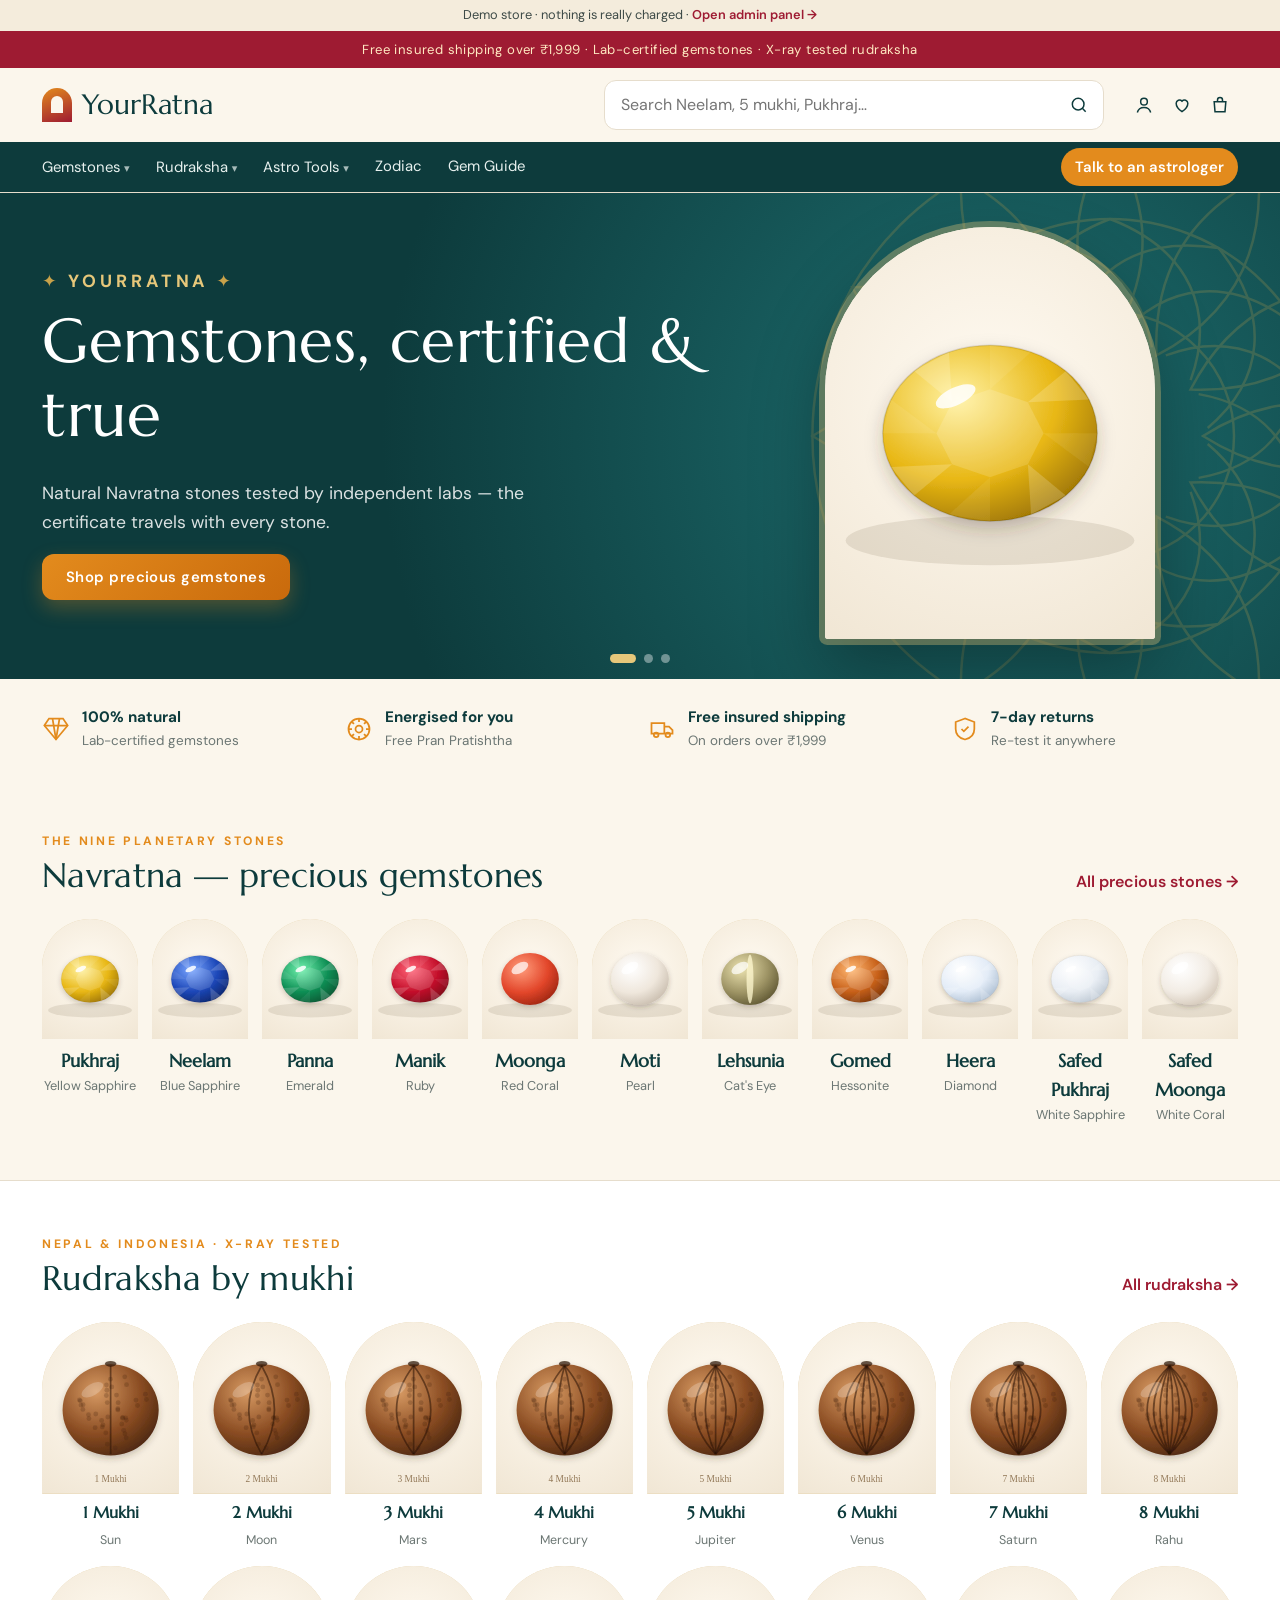
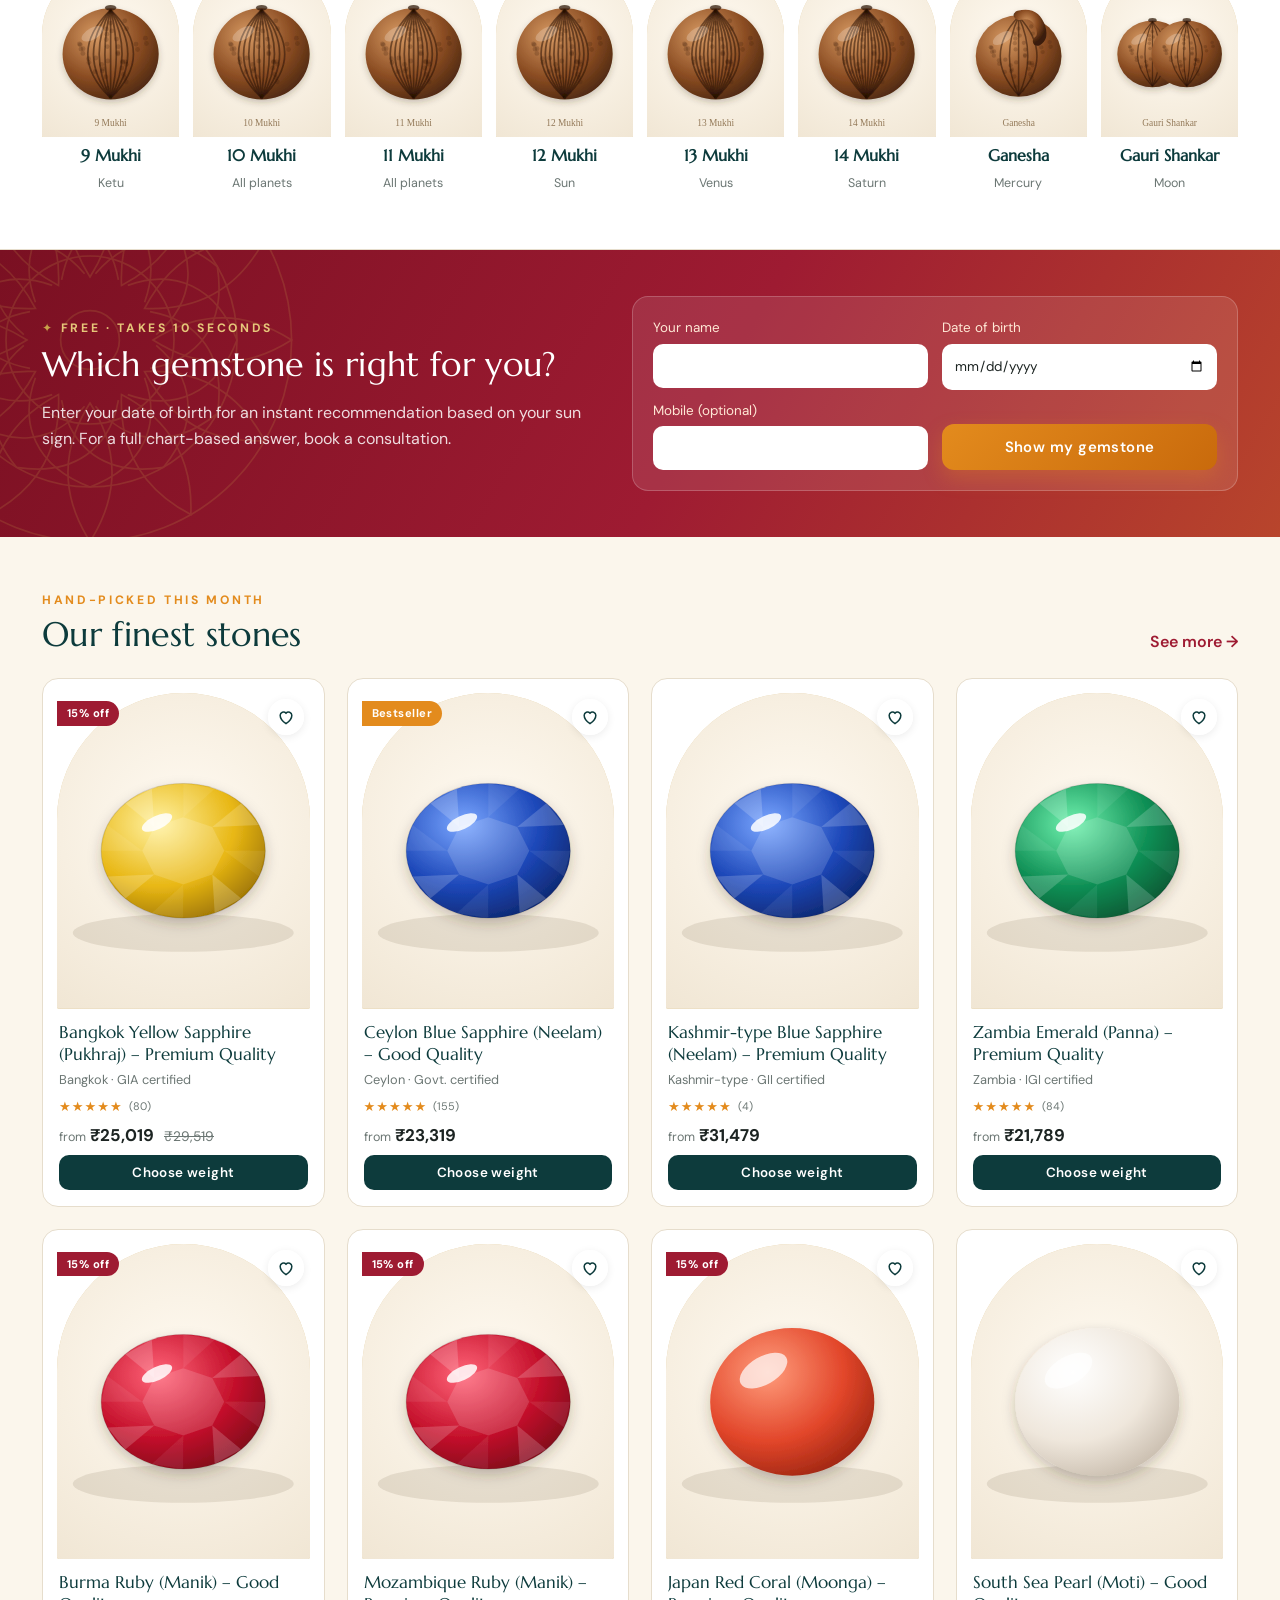
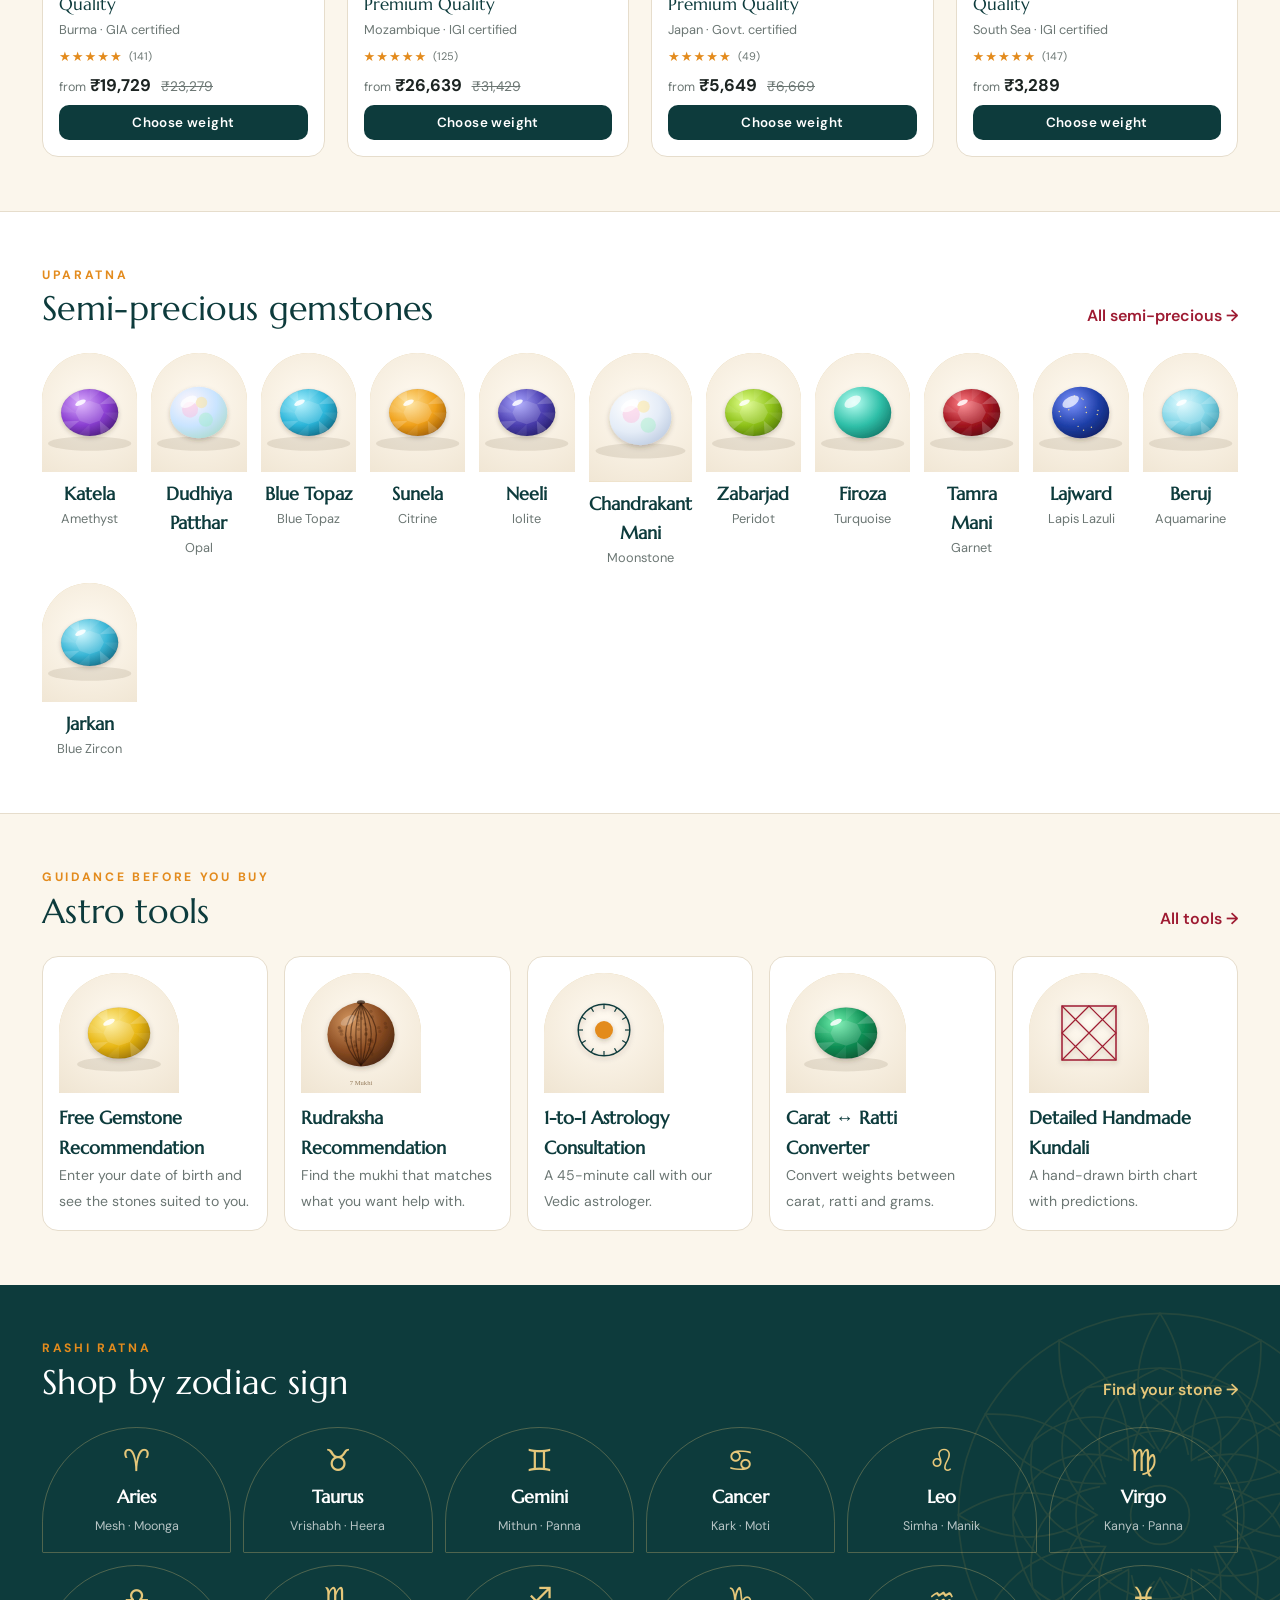
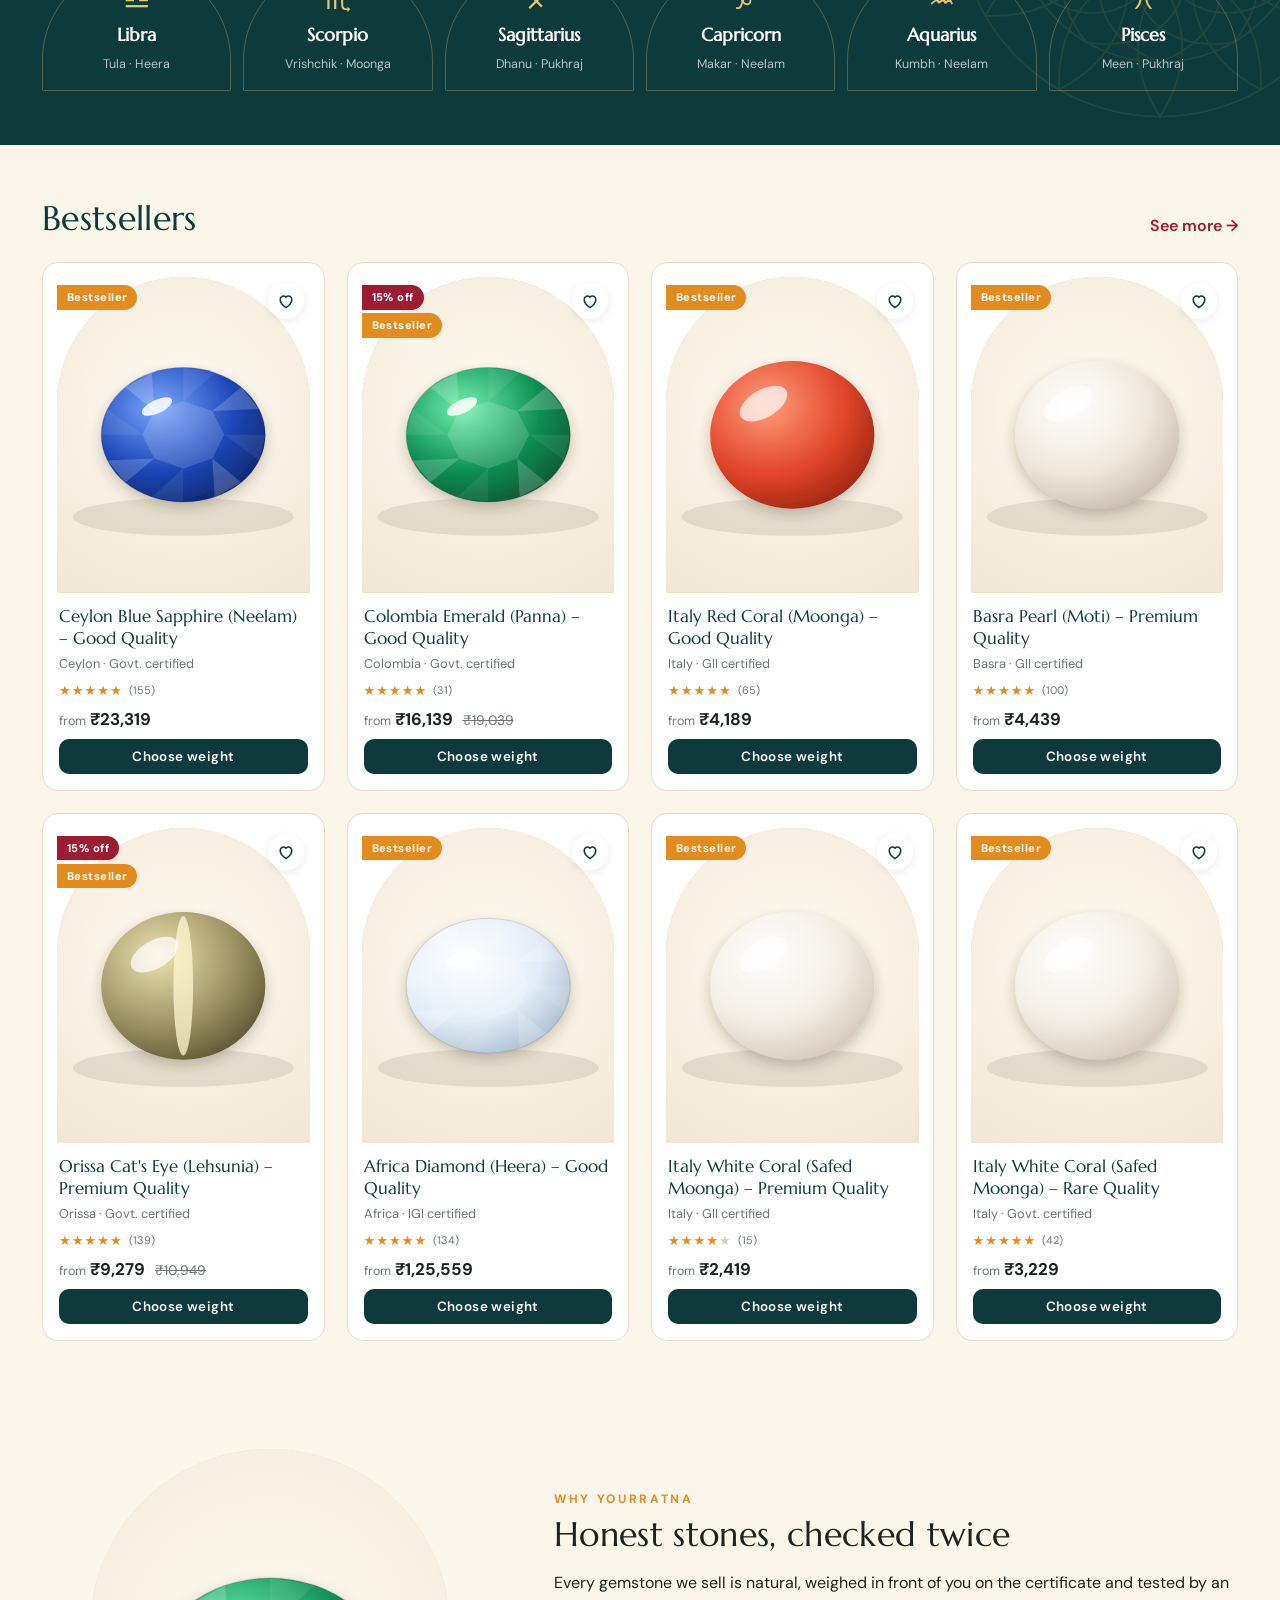
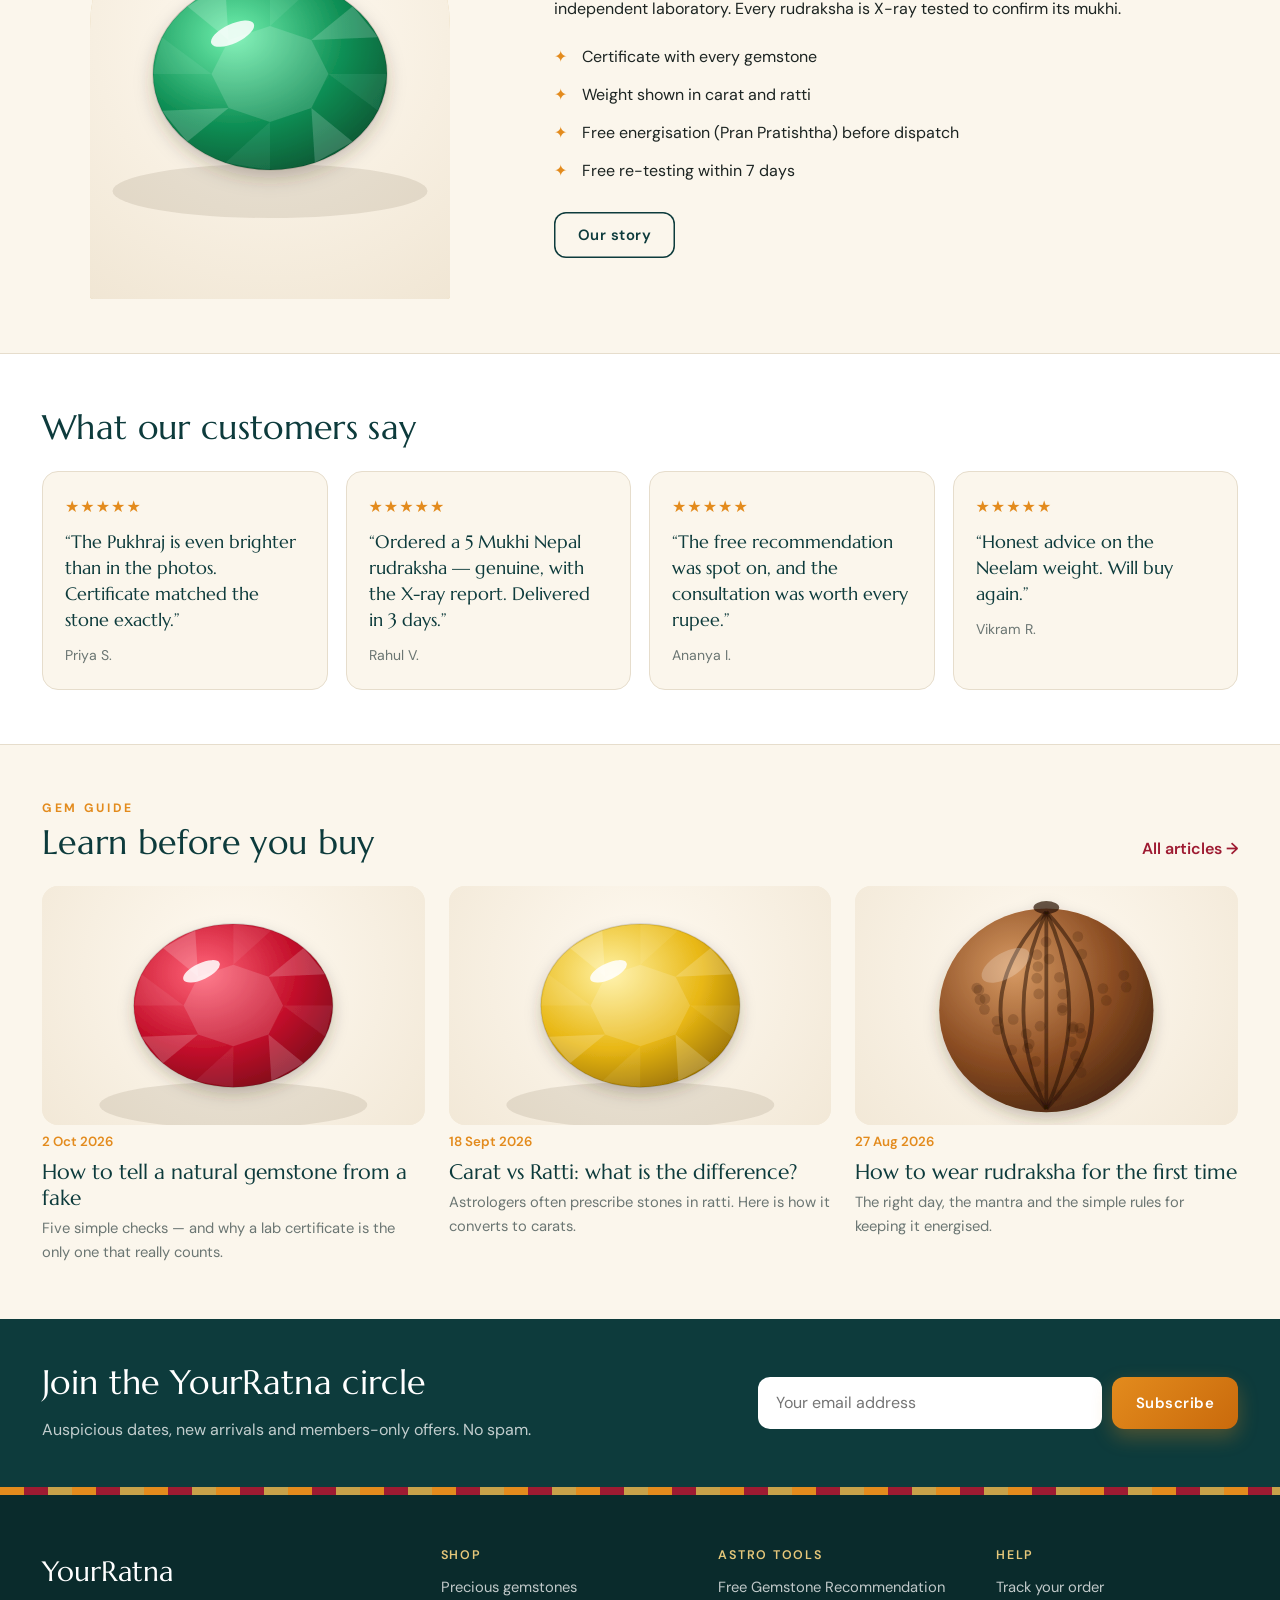
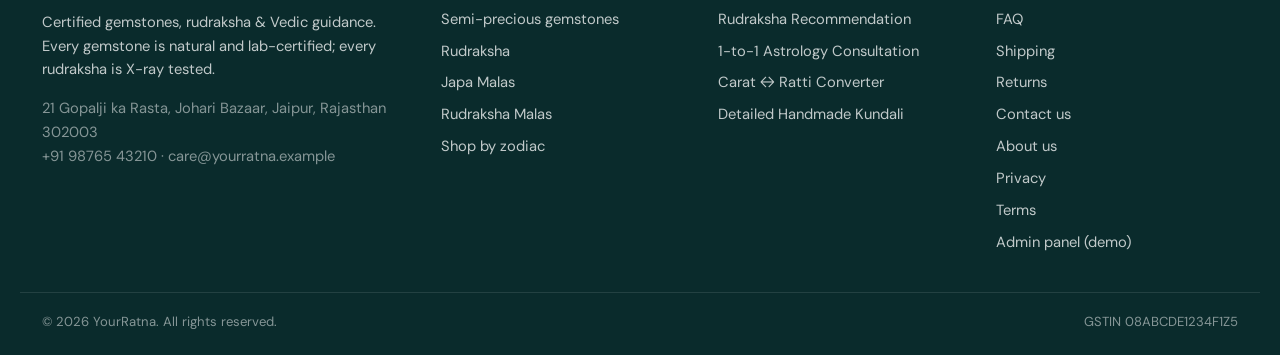
<file: index.html>
<!doctype html>
<html lang="en">
<head>
<meta charset="utf-8">
<meta name="viewport" content="width=device-width, initial-scale=1">
<title>YourRatna — Certified Gemstones, Rudraksha &amp; Vedic Guidance (Demo)</title>
<meta name="description" content="Demo store: certified gemstones, rudraksha, japa malas and astro tools, with a full admin panel.">
<meta name="theme-color" content="#0d3b3c">
<link rel="icon" href="data:image/svg+xml,%3Csvg xmlns='http://www.w3.org/2000/svg' viewBox='0 0 32 32'%3E%3Cpath d='M16 3 27 12 16 29 5 12Z' fill='%23e38b1d'/%3E%3C/svg%3E">
<link rel="preconnect" href="https://fonts.googleapis.com">
<link rel="preconnect" href="https://fonts.gstatic.com" crossorigin>
<link href="https://fonts.googleapis.com/css2?family=Marcellus&family=DM+Sans:wght@400;500;600;700&display=swap" rel="stylesheet">
<link rel="stylesheet" href="css/store.css?v=2">
</head>
<body>
<div class="demo-ribbon">Demo store · nothing is really charged · <a href="admin/">Open admin panel →</a></div>
<div id="announce" class="announce"></div>
<header class="hdr" id="hdr"></header>
<main id="app" tabindex="-1"></main>
<footer class="ftr" id="ftr"></footer>
<aside class="drawer" id="drawer" aria-hidden="true"></aside>
<div class="scrim" id="scrim"></div>
<div class="toast" id="toast" role="status"></div>
<div class="modal" id="modal" aria-hidden="true"></div>
<script type="module" src="js/store.js?v=2"></script>
</body>
</html>
</file>
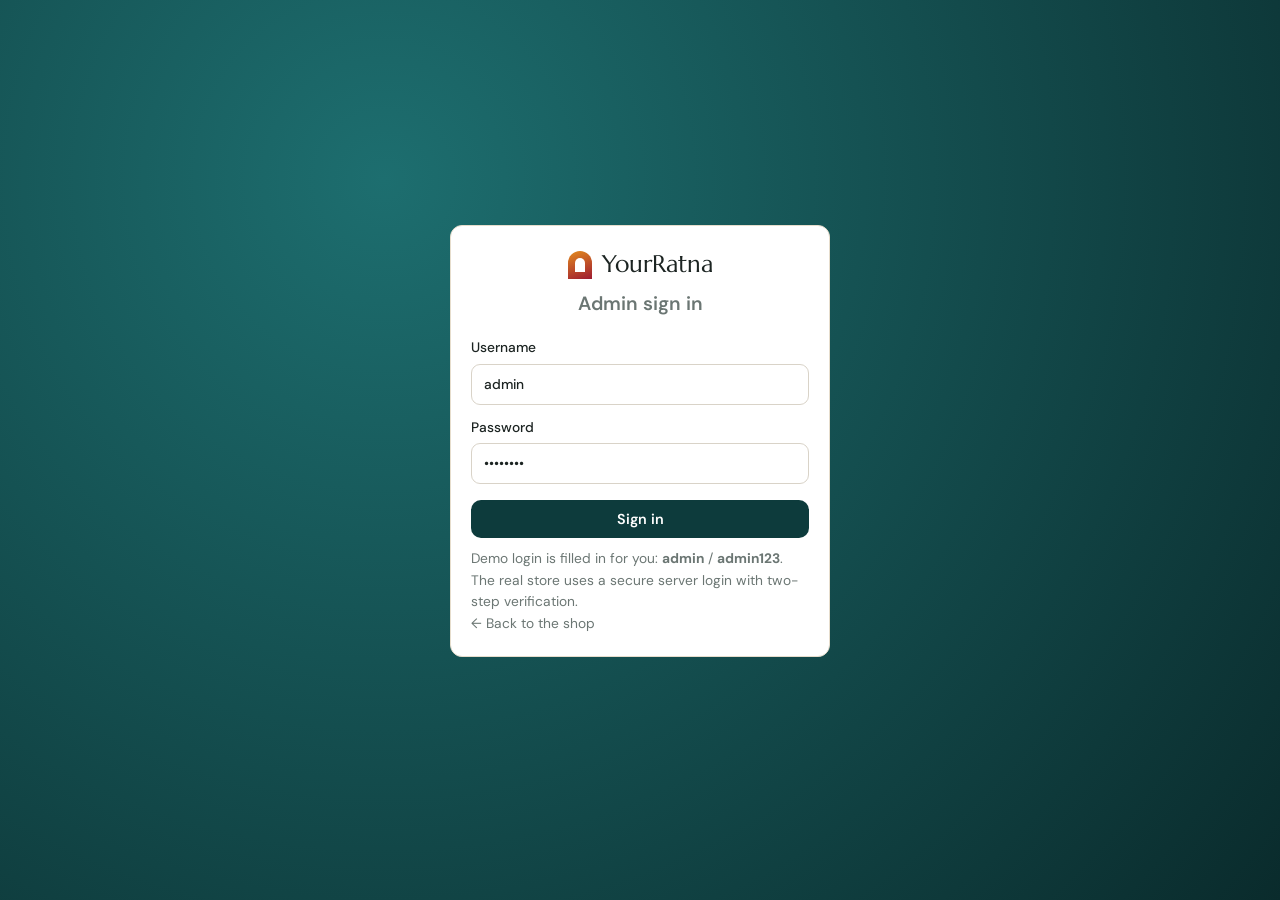
<file: admin/index.html>
<!doctype html>
<html lang="en">
<head>
<meta charset="utf-8">
<meta name="viewport" content="width=device-width, initial-scale=1">
<meta name="robots" content="noindex">
<title>Admin — YourRatna (Demo)</title>
<link rel="icon" href="data:image/svg+xml,%3Csvg xmlns='http://www.w3.org/2000/svg' viewBox='0 0 32 32'%3E%3Cpath d='M16 3 27 12 16 29 5 12Z' fill='%23c9a14a'/%3E%3C/svg%3E">
<link rel="preconnect" href="https://fonts.googleapis.com">
<link rel="preconnect" href="https://fonts.gstatic.com" crossorigin>
<link href="https://fonts.googleapis.com/css2?family=Marcellus&family=DM+Sans:wght@400;500;600;700&display=swap" rel="stylesheet">
<link rel="stylesheet" href="../css/admin.css?v=2">
</head>
<body>
<div id="root"></div>
<div class="toast" id="toast" role="status"></div>
<script type="module" src="../js/admin.js?v=2"></script>
</body>
</html>
</file>
<file: css/store.css>
/* YourRatna — "temple dusk" theme: deep teal, kumkum red and saffron gold,
   arch-framed imagery and a faint mandala motif. */
:root{
  --teal:#0d3b3c; --teal-2:#14595a; --teal-3:#e3efec; --kum:#9e1b32; --kum-2:#7a1022; --saf:#e38b1d; --gold:#c8a24a; --gold-2:#e6c77a;
  --ink:#1c2422; --ink-2:#3d4a47; --muted:#6b7673; --line:#e6ddcc; --ivory:#fbf6ec; --ivory-2:#f4ecdc;
  --ok:#1f7a4d; --bad:#b4232c; --r:16px; --shadow:0 14px 34px rgba(13,59,60,.12);
  --serif:'Marcellus',Georgia,serif; --sans:'DM Sans',system-ui,sans-serif;
  --mandala:url("data:image/svg+xml,%3Csvg xmlns='http://www.w3.org/2000/svg' viewBox='0 0 200 200'%3E%3Cg fill='none' stroke='%23c8a24a' stroke-width='.8'%3E%3Ccircle cx='100' cy='100' r='96'/%3E%3Ccircle cx='100' cy='100' r='70'/%3E%3Ccircle cx='100' cy='100' r='40'/%3E%3Ccircle cx='100' cy='100' r='14'/%3E%3Cg id='p'%3E%3Cpath d='M100 4c14 22 14 44 0 66-14-22-14-44 0-66zM100 30c26 10 34 30 26 52M100 30c-26 10-34 30-26 52'/%3E%3C/g%3E%3Cuse href='%23p' transform='rotate(30 100 100)'/%3E%3Cuse href='%23p' transform='rotate(60 100 100)'/%3E%3Cuse href='%23p' transform='rotate(90 100 100)'/%3E%3Cuse href='%23p' transform='rotate(120 100 100)'/%3E%3Cuse href='%23p' transform='rotate(150 100 100)'/%3E%3Cuse href='%23p' transform='rotate(180 100 100)'/%3E%3Cuse href='%23p' transform='rotate(210 100 100)'/%3E%3Cuse href='%23p' transform='rotate(240 100 100)'/%3E%3Cuse href='%23p' transform='rotate(270 100 100)'/%3E%3Cuse href='%23p' transform='rotate(300 100 100)'/%3E%3Cuse href='%23p' transform='rotate(330 100 100)'/%3E%3C/g%3E%3C/svg%3E");
}
*{box-sizing:border-box}
html{scroll-behavior:smooth}
body{margin:0;font:16px/1.62 var(--sans);color:var(--ink);background:var(--ivory);-webkit-font-smoothing:antialiased}
img{max-width:100%;display:block}
svg{display:block}
a{color:inherit;text-decoration:none}
h1,h2,h3{font-family:var(--serif);font-weight:400;line-height:1.18;margin:0 0 .45em;letter-spacing:.01em}
h1{font-size:clamp(2rem,4.4vw,3rem)} h2{font-size:clamp(1.55rem,2.8vw,2.1rem)} h3{font-size:1.35rem}
h4{margin:0 0 .5em;font-size:.78rem;letter-spacing:.14em;text-transform:uppercase;color:var(--muted);font-weight:600}
p{margin:0 0 1em}
.wrap{max-width:1240px;margin:0 auto;padding-left:22px;padding-right:22px}
.narrow{max-width:780px}
.muted{color:var(--muted)} .small{font-size:.88rem} .err{color:var(--bad)} .ok{color:var(--ok)}
.eyebrow{font-size:.76rem;letter-spacing:.22em;text-transform:uppercase;color:var(--saf);font-weight:700;margin:0 0 .5em}
.orn{color:var(--gold)}
.only-m{display:none!important}
.count[hidden]{display:none}

/* arch frames — the signature shape of this theme */
.arch{display:block;overflow:hidden;border-radius:999px 999px 18px 18px;background:var(--ivory-2);box-shadow:inset 0 0 0 1px rgba(200,162,74,.35)}
.arch>svg,.arch>img{width:100%;height:100%;object-fit:cover;aspect-ratio:4/5}
.arch.sm>svg,.arch.sm>img{aspect-ratio:1}
.arch.big{border-radius:999px 999px 26px 26px}

/* buttons */
.btn{display:inline-flex;align-items:center;justify-content:center;gap:8px;border:0;border-radius:12px;background:var(--teal);color:#fff;
  font:600 .93rem var(--sans);letter-spacing:.03em;padding:13px 24px;cursor:pointer;transition:.2s}
.btn:hover{background:var(--teal-2);transform:translateY(-1px)}
.btn:disabled{opacity:.45;cursor:not-allowed;transform:none}
.btn.gold{background:linear-gradient(135deg,var(--saf),#c96a0c);color:#fff;box-shadow:0 8px 20px rgba(227,139,29,.3)}
.btn.gold:hover{filter:brightness(1.05)}
.btn.ghost{background:transparent;color:var(--teal);box-shadow:inset 0 0 0 1.5px var(--teal)}
.btn.sm{padding:9px 16px;font-size:.84rem;border-radius:10px}.btn.big{padding:16px 28px;font-size:1rem}.btn.full{width:100%}
.link{background:none;border:0;padding:0;color:var(--kum);font:inherit;cursor:pointer;text-decoration:underline;text-underline-offset:3px}
.icon-btn{position:relative;background:none;border:0;color:var(--teal);cursor:pointer;padding:8px;border-radius:10px;display:inline-flex}
.icon-btn:hover{background:var(--teal-3)}
.count{position:absolute;top:1px;right:1px;background:var(--kum);color:#fff;font-size:.66rem;min-width:17px;height:17px;border-radius:9px;display:grid;place-items:center;padding:0 4px}

/* chrome */
.demo-ribbon{background:var(--ivory-2);color:var(--ink-2);text-align:center;font-size:.8rem;padding:5px 12px}
.demo-ribbon a{color:var(--kum);font-weight:600}
.announce{background:var(--kum);color:#ffe9c2;text-align:center;font-size:.82rem;letter-spacing:.03em;padding:8px 16px}
.hdr{position:sticky;top:0;z-index:30;background:rgba(251,246,236,.97);backdrop-filter:blur(8px);border-bottom:1px solid var(--line)}
.hdr-in{display:flex;align-items:center;gap:22px;height:74px}
.logo{font-family:var(--serif);font-size:1.75rem;color:var(--teal);white-space:nowrap;display:flex;align-items:center;gap:10px}
.logo-mark{width:30px;height:34px;background:linear-gradient(160deg,var(--saf),var(--kum));border-radius:999px 999px 6px 6px;position:relative;flex:none}
.logo-mark:after{content:"";position:absolute;inset:8px 9px 9px;border-radius:999px 999px 3px 3px;background:var(--ivory)}
.logo.light{color:#fff}.logo.light .logo-mark:after{background:var(--teal)}
.search{flex:1;max-width:500px;margin-left:auto;display:flex;border:1px solid var(--line);border-radius:12px;background:#fff;overflow:hidden}
.search input{flex:1;border:0;background:none;padding:11px 16px;font:inherit;min-width:0}
.search input:focus{outline:none}
.search button{border:0;background:none;padding:0 14px;color:var(--teal);cursor:pointer}
.hdr-icons{display:flex;gap:2px}
.menu{background:var(--teal);color:#e8f1ef}
.menu-in{display:flex;gap:26px;height:50px;align-items:center;font-size:.93rem}
.menu-in>a,.mega-wrap>a{padding:13px 0;border-bottom:2px solid transparent;white-space:nowrap}
.menu-in>a:hover,.mega-wrap:hover>a{border-color:var(--gold-2);color:#fff}
.menu-cta{margin-left:auto;background:var(--saf);color:#fff!important;padding:7px 14px!important;border-radius:999px;border:0!important;font-weight:600}
.car{font-size:.7rem;opacity:.7}
.mega-wrap{position:relative}
.mega{position:absolute;top:100%;left:-18px;min-width:280px;background:#fff;color:var(--ink);border:1px solid var(--line);border-top:3px solid var(--saf);border-radius:0 0 var(--r) var(--r);box-shadow:var(--shadow);
  padding:18px;display:grid;gap:4px 26px;opacity:0;visibility:hidden;transform:translateY(6px);transition:.18s;z-index:5}
.mega.wide{grid-template-columns:1fr 1fr .8fr;width:760px}
.mega-wrap:hover .mega{opacity:1;visibility:visible;transform:none}
.mega h5{margin:0 0 6px;font-size:.72rem;letter-spacing:.14em;text-transform:uppercase;color:var(--saf)}
.mega a{padding:6px 8px;border-radius:8px;display:flex;align-items:center;gap:8px;font-size:.92rem}
.mega a:hover{background:var(--ivory)} .mega small{color:var(--muted)}
.mega i,.opts i{width:12px;height:12px;border-radius:50%;display:inline-block;box-shadow:inset 0 0 0 1px rgba(0,0,0,.15);flex:none}
.mukhi{display:grid;grid-template-columns:repeat(7,1fr);gap:4px;margin-bottom:6px}
.mukhi a{justify-content:center;border:1px solid var(--line);padding:6px 0}

/* mandala decoration */
.mandala{position:absolute;right:-140px;top:50%;width:620px;height:620px;transform:translateY(-50%);background:var(--mandala) center/contain no-repeat;opacity:.22;pointer-events:none;animation:spin 140s linear infinite}
.mandala.soft{opacity:.12;width:420px;height:420px;right:-90px}
@keyframes spin{to{transform:translateY(-50%) rotate(360deg)}}
@media (prefers-reduced-motion:reduce){.mandala{animation:none}}

/* hero */
.hero{position:relative;overflow:hidden}
.slide{display:none;color:#fff;position:relative;overflow:hidden}
.slide.on{display:block;animation:fade .7s}
@keyframes fade{from{opacity:0}to{opacity:1}}
.t-teal{background:radial-gradient(circle at 78% 50%,#1d6e6f,#0d3b3c 60%)}
.t-kumkum{background:radial-gradient(circle at 78% 50%,#c0364d,#5c0b1a 64%)}
.t-dusk{background:linear-gradient(120deg,#2b1d3d,#0d3b3c)}
.slide-in{position:relative;display:grid;grid-template-columns:1.15fr .85fr;align-items:center;gap:30px;min-height:480px;padding-top:34px;padding-bottom:40px}
.slide-txt h1{color:#fff;font-size:clamp(2.3rem,5.2vw,3.9rem)}
.slide-txt p{font-size:1.1rem;color:rgba(255,255,255,.85);max-width:520px}
.slide-txt .eyebrow{color:var(--gold-2)}
.slide-art{max-width:330px;justify-self:center;width:100%}
.slide-art .arch{box-shadow:0 0 0 6px rgba(230,199,122,.35),0 30px 70px rgba(0,0,0,.35);background:var(--ivory)}
.dots{position:absolute;bottom:16px;left:0;right:0;display:flex;justify-content:center;gap:8px}
.dots button{width:9px;height:9px;border-radius:50%;border:0;background:rgba(255,255,255,.4);cursor:pointer;padding:0}
.dots button.on{background:var(--gold-2);width:26px;border-radius:6px}

.trust{display:grid;grid-template-columns:repeat(4,1fr);gap:16px;padding-top:26px;padding-bottom:26px}
.trust div{display:grid;grid-template-columns:auto 1fr;column-gap:12px;align-items:center}
.trust svg{grid-row:span 2;color:var(--saf)} .trust b{font-size:.95rem;color:var(--teal)} .trust span{font-size:.84rem;color:var(--muted)}

/* sections */
.sec{padding-top:54px;padding-bottom:54px;position:relative}
.sec-hd{display:grid;grid-template-columns:1fr auto;align-items:end;margin-bottom:24px;gap:4px 12px}
.sec-hd .eyebrow{grid-column:1/-1;margin:0}
.sec-hd h2{margin:0;color:var(--teal)}
.sec-hd a{color:var(--kum);font-weight:600;white-space:nowrap}
.band{background:#fff;border-top:1px solid var(--line);border-bottom:1px solid var(--line);position:relative;overflow:hidden}
.band.dark{background:var(--teal);color:#fff;border:0}.band.dark h2{color:#fff}.band.dark .sec-hd a{color:var(--gold-2)}
.gems{display:grid;grid-template-columns:repeat(11,1fr);gap:14px}
.gems.big{grid-template-columns:repeat(6,1fr);gap:18px}
.gem{text-align:center;transition:.25s}
.gem .arch{margin-bottom:8px;transition:.25s}
.gem:hover .arch{transform:translateY(-4px);box-shadow:var(--shadow),inset 0 0 0 1px rgba(200,162,74,.5)}
.gem b{display:block;font-family:var(--serif);font-size:1.12rem;color:var(--teal)}.gem span{font-size:.8rem;color:var(--muted);display:block}
.gem em{font-style:normal;font-size:.78rem;color:var(--saf);font-weight:600}
.mukhi-row{display:grid;grid-template-columns:repeat(8,1fr);gap:14px}
.mk{text-align:center}.mk .arch{margin-bottom:6px}.mk b{display:block;font-family:var(--serif);color:var(--teal)}.mk small{color:var(--muted);font-size:.78rem}
.mk:hover .arch{box-shadow:var(--shadow)}
.zod{display:grid;grid-template-columns:repeat(6,1fr);gap:12px;position:relative}
.z{border:1px solid rgba(230,199,122,.3);border-radius:999px 999px 14px 14px;padding:18px 8px 14px;text-align:center;transition:.2s}
.z:hover{background:rgba(255,255,255,.07);border-color:var(--gold-2)}
.z .sym{font-size:1.9rem;color:var(--gold-2);display:block;line-height:1}.z b{display:block;font-family:var(--serif);font-size:1.15rem;margin-top:6px}
.z small{color:rgba(255,255,255,.7);font-size:.78rem}
.zod.big .z{color:var(--ink);border-color:var(--line);background:#fff}.zod.big .z small{color:var(--muted);display:block}.zod.big .z em{color:var(--kum);font-style:normal;font-weight:600;font-size:.86rem}
.zod.big .z .sym{color:var(--saf)}.zod.big .z b{color:var(--teal)}

/* recommendation band */
.reco{background:linear-gradient(120deg,var(--kum-2),var(--kum) 55%,#b8452c);color:#fff;position:relative;overflow:hidden}
.reco:before{content:"";position:absolute;left:-120px;top:-120px;width:420px;height:420px;background:var(--mandala) center/contain no-repeat;opacity:.18}
.reco-in{position:relative;display:grid;grid-template-columns:1fr 1.1fr;gap:40px;align-items:center;padding-top:46px;padding-bottom:46px}
.reco h2{color:#fff}.reco p{color:rgba(255,255,255,.85)}.reco .eyebrow{color:var(--gold-2)}
.reco-form{display:grid;grid-template-columns:1fr 1fr;gap:10px 14px;background:rgba(255,255,255,.1);border:1px solid rgba(255,255,255,.2);padding:20px;border-radius:var(--r)}
.reco-form label{font-size:.84rem;color:#ffe9d6}
.reco-form input{display:block;width:100%;margin-top:5px;border:0;border-radius:10px;padding:11px 12px;font:inherit}
.reco-form .btn{align-self:end}

/* tools */
.tools{display:grid;grid-template-columns:repeat(5,1fr);gap:16px}
.tools.big{grid-template-columns:repeat(3,1fr)}
.tool{display:flex;flex-direction:column;gap:10px;background:#fff;border:1px solid var(--line);border-radius:var(--r);padding:16px;transition:.2s}
.tool:hover{box-shadow:var(--shadow);transform:translateY(-3px)}
.tool .arch{max-width:120px}
.tool b{display:block;font-family:var(--serif);font-size:1.15rem;color:var(--teal)}.tool span{font-size:.88rem;color:var(--muted)}
.tool-page{display:grid;grid-template-columns:minmax(0,420px) 1fr;gap:34px;align-items:start}
.tool-page.narrow{display:block;max-width:720px}
.card-box{background:#fff;border:1px solid var(--line);border-radius:var(--r);padding:22px}
.side-info .arch{max-width:150px;margin-bottom:12px}
.result:empty{display:none}
.res-hd{display:grid;grid-template-columns:120px 1fr;gap:20px;align-items:center;margin-bottom:22px}
.fee{display:flex;justify-content:space-between;align-items:baseline;background:var(--ivory);border-radius:12px;padding:10px 14px;margin-bottom:16px}
.fee b{font-family:var(--serif);font-size:1.6rem;color:var(--kum)}
.conv{display:grid;grid-template-columns:repeat(4,1fr);gap:12px;margin-bottom:22px}
.grid.three{grid-template-columns:repeat(3,1fr);margin-bottom:18px}

/* product grid */
.grid{display:grid;grid-template-columns:repeat(4,1fr);gap:22px}
.card{position:relative;background:#fff;border-radius:var(--r);border:1px solid var(--line);display:flex;flex-direction:column;transition:.25s;padding:14px 14px 0}
.card:hover{box-shadow:var(--shadow);transform:translateY(-3px)}
.card-img{position:relative;display:block}
.card-img .arch>svg,.card-img .arch>img{transition:transform .5s}
.card:hover .card-img .arch>svg,.card:hover .card-img .arch>img{transform:scale(1.04)}
.tag{position:absolute;top:8px;left:0;background:var(--kum);color:#fff;font-size:.7rem;font-weight:700;letter-spacing:.04em;padding:3px 10px;border-radius:0 999px 999px 0}
.tag.gold{background:var(--saf)}.tag.dark{background:var(--ink)}
.tag+.tag{top:36px}
.wish{position:absolute;top:20px;right:20px;background:rgba(255,255,255,.92);border:0;border-radius:50%;width:36px;height:36px;display:grid;place-items:center;cursor:pointer;color:var(--teal);box-shadow:0 2px 8px rgba(0,0,0,.08)}
.wish.on,.icon-btn.wish.on{color:var(--kum)}.wish.on svg{fill:currentColor}
.card-b{padding:12px 2px 16px;display:flex;flex-direction:column;gap:5px;flex:1}
.card-t{font-family:var(--serif);font-size:1.06rem;line-height:1.3;color:var(--teal);display:-webkit-box;-webkit-line-clamp:2;-webkit-box-orient:vertical;overflow:hidden;min-height:2.6em}
.card-t:hover{color:var(--kum)}
.card-s{font-size:.8rem;color:var(--muted)}
.card-r{font-size:.82rem;color:var(--muted);display:flex;align-items:center;gap:6px;flex-wrap:wrap}
.stars{color:var(--saf);letter-spacing:1px}.stars i{color:#d9cfbd;font-style:normal}
.price{font-weight:700;font-size:1.06rem;margin-top:auto;color:var(--ink)}
.price small{font-weight:400;color:var(--muted);font-size:.78rem}
.price s{color:var(--muted);font-weight:400;font-size:.86rem;margin-left:6px}
.price.big{font-size:1.8rem;margin:10px 0 2px;font-family:var(--serif);font-weight:400}
.save{background:#e9f6ee;color:var(--ok);font-size:.8rem;padding:2px 10px;border-radius:999px;vertical-align:middle;font-family:var(--sans)}

/* split / reviews / posts / newsletter */
.split{display:grid;grid-template-columns:.8fr 1.2fr;gap:56px;align-items:center}
.split-art{max-width:360px;justify-self:center;width:100%}
.ticks{list-style:none;padding:0;margin:0 0 1.4em}
.ticks li{padding:6px 0 6px 28px;position:relative}
.ticks li:before{content:"✦";position:absolute;left:0;color:var(--saf);top:6px}
.revs{display:grid;grid-template-columns:repeat(4,1fr);gap:18px}
.rev{margin:0;background:var(--ivory);border-radius:var(--r);padding:22px;border:1px solid var(--line)}
.rev blockquote{margin:10px 0;font-family:var(--serif);font-size:1.12rem;line-height:1.45;color:var(--teal)}
.rev figcaption{color:var(--muted);font-size:.88rem}
.posts{display:grid;grid-template-columns:repeat(3,1fr);gap:24px}
.post{display:flex;flex-direction:column;gap:6px}
.post-img{border-radius:var(--r);overflow:hidden;aspect-ratio:16/10;background:var(--ivory-2)}
.post-img>svg,.post-img>img{width:100%;height:100%;object-fit:cover}
.post small{color:var(--saf);font-weight:600}.post b{font-family:var(--serif);font-size:1.3rem;line-height:1.25;color:var(--teal);font-weight:400}.post span{color:var(--muted);font-size:.92rem}
.news{background:var(--teal);color:#fff;position:relative;overflow:hidden}
.news-in{display:flex;align-items:center;justify-content:space-between;gap:30px;padding-top:44px;padding-bottom:44px}
.news h2{color:#fff}.news p{color:rgba(255,255,255,.75);margin:0}
.news form{display:flex;gap:10px;flex:0 1 480px}
.news input{flex:1;border:0;border-radius:12px;padding:13px 18px;font:inherit;min-width:0}

/* footer */
.ftr{background:#0a2b2c;color:rgba(255,255,255,.75);font-size:.92rem}
.ftr-band{height:8px;background:repeating-linear-gradient(90deg,var(--saf) 0 24px,var(--kum) 24px 48px,var(--gold) 48px 72px)}
.ftr-grid{display:grid;grid-template-columns:1.5fr 1fr 1fr 1fr;gap:36px;padding-top:50px;padding-bottom:34px}
.ftr h4{color:var(--gold-2)}.ftr a{display:block;padding:4px 0}.ftr a:hover{color:#fff}
.ftr .logo{margin-bottom:12px}.ftr .muted{color:rgba(255,255,255,.5)}
.ftr-bot{display:flex;justify-content:space-between;border-top:1px solid rgba(255,255,255,.1);padding-top:18px;padding-bottom:22px;font-size:.82rem;color:rgba(255,255,255,.5);gap:12px;flex-wrap:wrap}

/* listing */
.page-hd{background:linear-gradient(180deg,#fff,var(--ivory));padding:30px 0 24px;border-bottom:1px solid var(--line);position:relative;overflow:hidden}
.page-hd h1{color:var(--teal)}
.page-hd p{color:var(--muted);margin:0;max-width:760px}
.crumbs{font-size:.84rem;color:var(--muted);margin:16px 0 10px}.crumbs a:hover{color:var(--kum)}
.page-hd .crumbs{margin-top:0}
.shop{display:grid;grid-template-columns:250px 1fr;gap:34px;padding-top:28px;padding-bottom:60px}
.filters h4{margin-top:22px}.filters h4:first-of-type{margin-top:0}
.opts{display:flex;flex-direction:column;gap:2px}
.opts.scroll{max-height:320px;overflow:auto}
.opts.chips-sm{flex-direction:row;flex-wrap:wrap;gap:6px}.opts.chips-sm a{border:1px solid var(--line);padding:4px 10px}
.opts a{padding:6px 10px;border-radius:9px;font-size:.92rem;display:flex;align-items:center;gap:8px}
.opts a small{color:var(--muted)}
.opts a:hover{background:#fff}.opts a.on{background:var(--teal);color:#fff}.opts a.on small{color:#cfe4e1}
.clear{display:inline-block;margin-top:20px;color:var(--kum);font-size:.9rem;text-decoration:underline}
.toolbar{display:flex;align-items:center;justify-content:space-between;gap:12px;margin-bottom:18px;color:var(--muted);font-size:.92rem}
.toolbar select{font:inherit;border:1px solid var(--line);border-radius:10px;padding:7px 12px;margin-left:6px;background:#fff}
.empty{text-align:center;padding:60px 20px;color:var(--muted)}
.empty svg{width:44px;height:44px;margin:0 auto 12px;color:var(--saf)}

/* product page */
.pdp{display:grid;grid-template-columns:.9fr 1.1fr;gap:54px;padding-bottom:30px}
.gallery{max-width:460px;width:100%;justify-self:center}
.thumbs{display:flex;gap:10px;margin-top:12px}
.thumbs button{border:2px solid transparent;border-radius:12px;padding:0;width:72px;overflow:hidden;cursor:pointer;background:none}
.thumbs button.on{border-color:var(--saf)}
.cert{display:flex;gap:8px;align-items:center;color:var(--ok);font-size:.9rem;margin-top:14px}.cert svg{width:22px;height:22px}
.info h1{font-size:clamp(1.7rem,3vw,2.4rem);color:var(--teal)}
.specs{display:grid;grid-template-columns:1fr 1fr;gap:12px 18px;margin:18px 0;padding:16px;background:#fff;border:1px solid var(--line);border-radius:var(--r)}
.specs div{margin:0}.specs dt{font-size:.74rem;color:var(--muted);text-transform:uppercase;letter-spacing:.08em}.specs dd{margin:0;font-weight:500}
.sizes{margin:16px 0}.row-sb{display:flex;justify-content:space-between;align-items:center;margin-bottom:8px}
.row-sb .link{font-size:.88rem}
.chips{display:flex;gap:8px;flex-wrap:wrap}
.chips button{border:1.5px solid var(--line);border-radius:12px;background:#fff;font:inherit;cursor:pointer;padding:8px 12px;display:flex;flex-direction:column;align-items:center;line-height:1.2;min-width:84px}
.chips button small{font-size:.72rem;color:var(--muted)}
.chips button.on{border-color:var(--teal);background:var(--teal);color:#fff}.chips button.on small{color:#cfe4e1}
.energise{display:flex;gap:10px;align-items:flex-start;background:#fff8ec;border:1px dashed var(--gold);border-radius:12px;padding:12px 14px;cursor:pointer}
.energise input{margin-top:4px;accent-color:var(--saf)}.energise small{display:block;color:var(--muted)}
.energise-in{display:grid;grid-template-columns:1fr 1fr;gap:8px;margin:8px 0 14px}
.energise-in input{border:1px solid var(--line);border-radius:10px;padding:9px 12px;font:inherit;min-width:0}
.energise-in.off{display:none}
.buy{display:flex;gap:10px;align-items:center;flex-wrap:wrap}
.buy .btn{flex:1;min-width:140px}
.buy .wish{position:static;width:46px;height:46px;border:1.5px solid var(--line);background:#fff;box-shadow:none;border-radius:12px}
.qty{display:inline-flex;align-items:center;border:1px solid var(--line);border-radius:10px;margin-top:6px;background:#fff}
.qty button{border:0;background:none;width:30px;height:30px;font-size:1.1rem;cursor:pointer}
.qty span{min-width:24px;text-align:center;font-weight:600}
.qty.big{margin:0}.qty.big button{width:40px;height:46px}
.stock{font-size:.9rem;color:var(--ok);margin:12px 0}.stock.low{color:var(--kum);font-weight:600}
.wear{background:var(--teal-3);border-radius:var(--r);padding:16px 18px;margin:14px 0}
.wear h4{color:var(--teal);margin-bottom:6px}.wear ul{list-style:none;padding:0;margin:0;display:grid;grid-template-columns:1fr 1fr;gap:4px 16px;font-size:.92rem}.wear p{margin:0}
.consult-cta{display:block;margin-top:14px;padding:14px 16px;border-radius:12px;background:#fff;border:1px solid var(--line);color:var(--ink-2)}
.consult-cta b{color:var(--kum)}
details{border-top:1px solid var(--line);padding:14px 0}
details summary{cursor:pointer;font-weight:600;list-style:none;display:flex;justify-content:space-between;color:var(--teal)}
details summary::after{content:"+";color:var(--saf);font-size:1.3rem;line-height:1}
details[open] summary::after{content:"−"}
details p{margin:10px 0 0;color:var(--ink-2)}
.rev-wrap{display:grid;grid-template-columns:220px 1fr;gap:40px}
.rev-sum{text-align:center;background:#fff;border:1px solid var(--line);border-radius:var(--r);padding:24px;align-self:start}
.rev-sum b{font-family:var(--serif);font-size:3rem;display:block;line-height:1;color:var(--teal)}.rev-sum span{display:block;color:var(--muted);font-size:.88rem}
.rv{border-bottom:1px solid var(--line);padding:14px 0}.rv p{margin:6px 0 0}.rv small{color:var(--muted)}
.rev-form{margin-top:20px;background:#fff;border:1px solid var(--line);border-radius:var(--r);padding:20px;display:grid;gap:10px}

/* forms */
input,select,textarea{font:inherit;color:var(--ink)}
.co label,.auth label,.card-box label{display:block;font-size:.88rem;font-weight:500;margin-bottom:14px}
.co input,.co textarea,.co select,.auth input,.card-box input,.card-box select,.card-box textarea,.rev-form input,.rev-form select,.rev-form textarea,.coupon input{width:100%;margin-top:6px;border:1px solid #d8ccb5;border-radius:10px;padding:12px 14px;background:#fff}
.rev-form input,.rev-form select,.rev-form textarea{margin-top:0}
input:focus,textarea:focus,select:focus{outline:2px solid var(--gold-2);outline-offset:1px}
.row2{display:grid;grid-template-columns:1fr 1fr;gap:14px}.row3{display:grid;grid-template-columns:1fr 1fr 1fr;gap:14px}
.co h3{margin-top:22px;color:var(--teal)}.co h3:first-child{margin-top:0}

/* cart & checkout */
.cart{display:grid;grid-template-columns:1fr 380px;gap:40px;padding-top:30px;padding-bottom:60px;align-items:start}
.line{display:grid;grid-template-columns:72px 1fr auto;gap:14px;align-items:start;padding:14px 0;border-bottom:1px solid var(--line)}
.line.big{grid-template-columns:110px 1fr auto}
.thumb{border-radius:999px 999px 10px 10px;overflow:hidden;aspect-ratio:4/5;background:var(--ivory-2);display:block}
.thumb>svg,.thumb>img{width:100%;height:100%;object-fit:cover}
.line-t{font-size:.94rem;line-height:1.35;display:block;color:var(--teal);font-weight:500}.line small{display:block;color:var(--muted);font-size:.82rem}
.summary{background:#fff;border:1px solid var(--line);border-radius:var(--r);padding:24px;position:sticky;top:150px}
.summary h3{color:var(--teal)}
.sumrow{display:flex;justify-content:space-between;gap:12px;padding:6px 0}
.sumrow.total{border-top:1px solid var(--line);margin-top:8px;padding-top:12px;font-size:1.15rem}
.sumrow.ok{color:var(--ok)}
.coupon{display:flex;gap:8px;margin:16px 0 6px}.coupon input{margin:0}
.summary .btn{margin-top:14px}
.pays{display:grid;gap:10px}
.pay{display:flex;gap:12px;align-items:center;border:1.5px solid var(--line);border-radius:12px;padding:14px;cursor:pointer;margin:0!important;background:#fff}
.pay:has(input:checked){border-color:var(--teal);background:var(--teal-3)}
.pay input{width:auto!important;margin:0!important;accent-color:var(--teal)}.pay small{display:block;color:var(--muted);font-weight:400}
.demo-note{background:#fff8ec;border:1px dashed var(--gold);border-radius:10px;padding:10px 14px;font-size:.88rem;margin:16px 0}
.success{text-align:center;padding:10px 0 20px}.success svg{width:56px;height:56px;color:var(--saf);margin:0 auto 10px}
.track{list-style:none;display:flex;padding:0;margin:26px 0}
.track li{flex:1;text-align:center;font-size:.86rem;color:var(--muted);position:relative}
.track li span{display:block;width:18px;height:18px;border-radius:50%;background:var(--line);margin:0 auto 6px;position:relative;z-index:1}
.track li:not(:first-child):before{content:"";position:absolute;top:8px;right:50%;width:100%;height:2px;background:var(--line)}
.track li.done{color:var(--ink);font-weight:500}.track li.done span,.track li.done:before{background:var(--ok)}
.box{border:1px solid var(--line);border-radius:var(--r);padding:16px 20px;margin:18px 0;background:#fff}
.row-btns{display:flex;gap:10px;flex-wrap:wrap}

/* account */
.tabs{display:flex;border-bottom:1px solid var(--line);margin-bottom:22px}
.tabs a{padding:10px 18px;border-bottom:2px solid transparent;color:var(--muted)}.tabs a.on{border-color:var(--saf);color:var(--ink);font-weight:500}
.acct{display:grid;grid-template-columns:220px 1fr;gap:36px;padding-top:30px;padding-bottom:60px}
.side{display:flex;flex-direction:column;gap:4px}.side a{padding:10px 14px;border-radius:10px}.side a.on{background:var(--teal);color:#fff}.side .link{text-align:left;padding:10px 14px}
.tbl{width:100%;border-collapse:collapse;font-size:.92rem;background:#fff}.tbl th,.tbl td{text-align:left;padding:11px 10px;border-bottom:1px solid var(--line)}.tbl th{color:var(--muted);font-weight:500;font-size:.78rem;text-transform:uppercase;letter-spacing:.06em}
.tbl a{color:var(--kum)}
.pill{display:inline-block;padding:2px 10px;border-radius:999px;font-size:.78rem;font-weight:600;background:#eee}
.pill.delivered{background:#e5f4ea;color:var(--ok)}.pill.shipped{background:#e6eefc;color:#2652a8}.pill.confirmed{background:#e3efec;color:var(--teal)}
.pill.pending{background:#fff3d9;color:#8a5b00}.pill.cancelled{background:#fbe7e8;color:var(--bad)}

/* article & misc */
.article h2{margin-top:1.4em;color:var(--teal)}.article p,.article li{color:var(--ink-2);font-size:1.05rem}
.art-hero{border-radius:20px;overflow:hidden;aspect-ratio:16/8;margin:10px 0 24px;background:var(--ivory-2)}
.art-hero>svg,.art-hero>img{width:100%;height:100%;object-fit:cover}
.cta-box{display:flex;justify-content:space-between;align-items:center;gap:16px;background:#fff;border:1px solid var(--line);border-left:4px solid var(--saf);border-radius:var(--r);padding:18px 22px;margin-top:26px}
.faq{border-bottom:1px solid var(--line)}
.contact{display:grid;grid-template-columns:1fr 1.3fr;gap:40px}
.contact .box{margin:0}

/* drawer, modal, toast */
.scrim{position:fixed;inset:0;background:rgba(10,30,30,.45);opacity:0;visibility:hidden;transition:.25s;z-index:40}
.scrim.on{opacity:1;visibility:visible}
.drawer{position:fixed;top:0;right:0;bottom:0;width:min(420px,100%);background:var(--ivory);z-index:50;transform:translateX(100%);transition:.3s;display:flex;flex-direction:column}
.drawer.on{transform:none}
.drawer-hd{display:flex;justify-content:space-between;align-items:center;padding:18px 22px;border-bottom:1px solid var(--line);background:#fff}
.drawer-hd h3{margin:0;color:var(--teal)}
.drawer-list{flex:1;overflow:auto;padding:0 22px}
.drawer-ft{padding:18px 22px;border-top:1px solid var(--line);display:grid;gap:10px;background:#fff}
.hint{font-size:.86rem;color:var(--kum);margin:0}.hint.ok{color:var(--ok)}
.x{background:none;border:0;font-size:1.8rem;line-height:1;cursor:pointer;color:var(--muted)}
.modal{position:fixed;inset:0;display:grid;place-items:center;z-index:50;pointer-events:none;opacity:0;transition:.2s;padding:20px}
.modal.on{opacity:1;pointer-events:auto}
.modal-box{background:#fff;border-radius:18px;padding:28px;max-width:480px;width:100%;position:relative;max-height:90vh;overflow:auto}
.modal-box .x{position:absolute;top:10px;right:14px}
.toast{position:fixed;bottom:24px;left:50%;transform:translate(-50%,30px);background:var(--teal);color:#fff;padding:12px 22px;border-radius:12px;font-size:.92rem;opacity:0;transition:.3s;z-index:60;pointer-events:none;max-width:90vw;text-align:center}
.toast.on{opacity:1;transform:translate(-50%,0)}

/* responsive */
@media (max-width:1180px){
  .gems{grid-template-columns:repeat(6,1fr)} .mukhi-row{grid-template-columns:repeat(8,1fr)}
  .tools{grid-template-columns:repeat(3,1fr)}
  .grid{grid-template-columns:repeat(3,1fr)} .zod{grid-template-columns:repeat(6,1fr)} .revs{grid-template-columns:1fr 1fr}
  .menu-in{gap:18px;font-size:.88rem}
  .mega.wide{width:640px}
}
@media (max-width:860px){
  .only-m{display:inline-flex!important}
  .hdr-in{gap:8px;height:auto;flex-wrap:wrap;padding-top:8px}
  .logo{font-size:1.45rem}
  .search{order:5;flex-basis:100%;max-width:none;margin:0 0 10px}
  .hdr-icons{margin-left:auto}
  .menu{display:none}
  .menu.open{display:block}
  .menu-in{flex-direction:column;align-items:stretch;height:auto;gap:0;padding-top:6px;padding-bottom:12px}
  .menu-in>a,.mega-wrap>a{display:block;padding:12px 0;border-bottom:1px solid rgba(255,255,255,.12)}
  .menu-cta{margin:10px 0 0;text-align:center}
  .mega,.mega.wide{position:static;width:auto;min-width:0;opacity:1;visibility:visible;transform:none;box-shadow:none;border:0;border-radius:12px;padding:12px;margin:6px 0;display:none;grid-template-columns:1fr}
  .mega-wrap.open .mega{display:grid}
  .slide-in{grid-template-columns:1fr;min-height:0;text-align:center;padding-top:28px;padding-bottom:62px}
  .slide-txt p{margin-left:auto;margin-right:auto}
  .slide-art{max-width:190px;order:-1}
  .mandala{width:420px;height:420px;right:-160px;opacity:.15}
  .trust{grid-template-columns:1fr 1fr}
  .gems,.gems.big{grid-template-columns:repeat(4,1fr)} .mukhi-row{grid-template-columns:repeat(4,1fr)}
  .grid,.grid.three{grid-template-columns:1fr 1fr;gap:12px}
  .zod{grid-template-columns:repeat(3,1fr)}
  .posts{grid-template-columns:1fr}
  .tools,.tools.big{grid-template-columns:1fr 1fr}
  .reco-in,.split,.pdp,.cart,.contact,.rev-wrap,.acct,.tool-page{grid-template-columns:1fr;gap:26px}
  .shop{grid-template-columns:1fr}
  .filters{position:fixed;inset:0;z-index:45;background:var(--ivory);padding:20px;overflow:auto;transform:translateX(-100%);transition:.3s}
  .filters.open{transform:none}
  .news-in{flex-direction:column;align-items:stretch}
  .ftr-grid{grid-template-columns:1fr 1fr}
  .summary{position:static}
  .sec{padding-top:40px;padding-bottom:40px}
  .conv{grid-template-columns:1fr 1fr}
  .gallery{max-width:340px}
}
@media (max-width:520px){
  .wrap{padding-left:14px;padding-right:14px}
  .gems,.gems.big{grid-template-columns:repeat(3,1fr);gap:10px} .mukhi-row{grid-template-columns:repeat(4,1fr);gap:8px}
  .revs,.ftr-grid,.tools,.tools.big{grid-template-columns:1fr}
  .row2,.row3,.reco-form,.energise-in,.wear ul{grid-template-columns:1fr}
  .card{padding:8px 8px 0}.card-b{padding:8px 2px 12px}.card-t{font-size:.92rem}
  .wish{top:12px;right:12px;width:32px;height:32px}
  .trust{grid-template-columns:1fr}
  .line.big{grid-template-columns:80px 1fr}.line.big>b{grid-column:2}
  .news form{flex-direction:column}
  .zod{grid-template-columns:repeat(3,1fr);gap:8px}
  .res-hd{grid-template-columns:80px 1fr}
  .specs{grid-template-columns:1fr 1fr}
}
</file>
<file: css/admin.css>
:root{--ink:#1c2422;--ink-2:#3d4a47;--muted:#6b7673;--line:#e6ddcc;--bg:#f7f2e8;--gold:#e38b1d;--teal:#0d3b3c;--kum:#9e1b32;--ok:#1f7a4d;--warn:#a86b00;--bad:#b4232c;--r:12px;
  --sans:'DM Sans',system-ui,sans-serif;--serif:'Marcellus',Georgia,serif}
*{box-sizing:border-box}
body{margin:0;font:15px/1.55 var(--sans);color:var(--ink);background:var(--bg)}
a{color:inherit;text-decoration:none}
img,svg{display:block;max-width:100%}
h1{font-size:1.5rem;margin:0;font-weight:600}
h2{font-size:1.05rem;margin:0 0 12px;font-weight:600}
.muted,.hint{color:var(--muted)}.hint{font-size:.86rem;margin:10px 0 0}
.lead{color:var(--muted);margin:0 0 16px}
.err{color:var(--bad)}
.nowrap{white-space:nowrap}
.brand{font-family:var(--serif);font-size:1.5rem;display:flex;align-items:center;gap:10px}
.logo-mark{width:24px;height:28px;background:linear-gradient(160deg,#e38b1d,#9e1b32);border-radius:999px 999px 5px 5px;position:relative;flex:none;display:inline-block}
.logo-mark:after{content:"";position:absolute;inset:7px 7px 7px;border-radius:999px 999px 2px 2px;background:#fff}
.side .logo-mark:after{background:#0a2b2c}

.btn{display:inline-flex;align-items:center;justify-content:center;gap:6px;border:0;border-radius:10px;background:var(--teal);color:#fff;font:600 .9rem var(--sans);padding:10px 20px;cursor:pointer}
.btn:hover{background:#14595a}.btn.sm{padding:7px 14px;font-size:.84rem}.btn.full{width:100%}
.btn.ghost{background:#fff;color:var(--ink);box-shadow:inset 0 0 0 1.5px var(--line)}.btn.ghost:hover{box-shadow:inset 0 0 0 1.5px var(--ink)}
.btn.danger{background:#fff;color:var(--bad);box-shadow:inset 0 0 0 1.5px #f0c7ca}
.link{background:none;border:0;padding:0;font:inherit;color:#2659b0;cursor:pointer}.link:disabled{color:#bbb;cursor:default}.link.bad{color:var(--bad)}

/* login */
.login{min-height:100vh;display:grid;place-items:center;padding:20px;background:radial-gradient(circle at 30% 20%,#1d6e6f,#0a2b2c)}
.login-card{width:100%;max-width:380px;padding:30px}
.login-card .brand{justify-content:center;margin-bottom:6px}.login-card h1{text-align:center;margin-bottom:18px;font-size:1.2rem;color:var(--muted)}
.login-card .btn{margin-top:4px}

/* shell */
.shell{display:grid;grid-template-columns:240px 1fr;min-height:100vh}
.side{background:#0a2b2c;color:rgba(255,255,255,.78);padding:20px 14px;display:flex;flex-direction:column;position:sticky;top:0;height:100vh;overflow:auto}
.side .brand{color:#fff;padding:0 10px 18px}
.side nav{display:flex;flex-direction:column;gap:2px}
.side nav a{display:flex;align-items:center;gap:10px;padding:9px 12px;border-radius:9px;font-size:.92rem}
.side nav a i{font-style:normal;width:18px;text-align:center;color:var(--gold)}
.side nav a:hover{background:rgba(255,255,255,.06);color:#fff}.side nav a.on{background:rgba(227,139,29,.2);color:#fff}
.side nav a b{margin-left:auto;background:var(--kum);color:#fff;font-size:.72rem;border-radius:9px;padding:0 7px}
.side-ft{margin-top:auto;padding:14px 12px 0;border-top:1px solid rgba(255,255,255,.08);display:flex;justify-content:space-between;font-size:.88rem}
.side-ft .link{color:rgba(255,255,255,.7)}
.main{min-width:0}
.top{display:flex;align-items:center;gap:14px;padding:18px 28px;background:#fff;border-bottom:1px solid var(--line);position:sticky;top:0;z-index:5}
.top-act{margin-left:auto;display:flex;gap:8px}
.menu-btn{display:none;background:none;border:0;font-size:1.4rem;cursor:pointer}
.content{padding:24px 28px 60px}

.card{background:#fff;border:1px solid var(--line);border-radius:var(--r);padding:20px;margin-bottom:18px;min-width:0}
.card.narrow{max-width:820px}
.card-hd{display:flex;justify-content:space-between;align-items:baseline}.card-hd a{color:#2659b0;font-size:.9rem}
.cols{display:grid;grid-template-columns:2fr 1fr;gap:18px;align-items:start}
.cols.wide{grid-template-columns:1.6fr 1fr}
.kpis{display:grid;grid-template-columns:repeat(4,1fr);gap:16px;margin-bottom:18px}
.kpi{background:#fff;border:1px solid var(--line);border-radius:var(--r);padding:16px 18px}
.kpi span{display:block;color:var(--muted);font-size:.85rem}.kpi b{display:block;font-size:1.65rem;margin:2px 0}.kpi small{color:var(--muted)}
.kpi small.up{color:var(--ok)}.kpi small.down{color:var(--bad)}
.chart{width:100%;height:190px}.chart-x{display:flex;justify-content:space-between;color:var(--muted);font-size:.8rem}
.stat-row{display:flex;justify-content:space-between;align-items:center;padding:9px 0;border-bottom:1px solid var(--line)}
.mini{display:grid;grid-template-columns:44px 1fr auto;gap:12px;align-items:center;padding:8px 0;border-bottom:1px solid var(--line);font-size:.9rem}
.mini>svg,.mini>img{width:44px;height:44px;border-radius:8px;object-fit:cover}.mini small{display:block;color:var(--muted)}
.warn{color:var(--warn)}.bad{color:var(--bad)}

.bar{display:flex;justify-content:space-between;align-items:center;gap:12px;margin-bottom:14px;flex-wrap:wrap}
.tabs{display:flex;gap:4px;flex-wrap:wrap}
.tabs a{padding:6px 12px;border-radius:999px;font-size:.86rem;color:var(--muted);background:#fff;border:1px solid var(--line)}.tabs a.on{background:var(--teal);color:#fff;border-color:var(--teal)}
.search{display:flex;gap:8px}.search input,.search select{border:1px solid var(--line);border-radius:999px;padding:8px 14px;font:inherit;background:#fff;min-width:0}
.search input{width:260px}

.tbl-wrap{overflow-x:auto}
.tbl{width:100%;border-collapse:collapse;font-size:.9rem}
.tbl th{text-align:left;font-size:.75rem;text-transform:uppercase;letter-spacing:.06em;color:var(--muted);font-weight:500;padding:8px 10px;border-bottom:1px solid var(--line);white-space:nowrap}
.tbl td{padding:10px;border-bottom:1px solid var(--line);vertical-align:middle}
.tbl td small{display:block;color:var(--muted);font-size:.8rem}
.tbl .r{text-align:right}.tbl tr.click{cursor:pointer}.tbl tr.click:hover{background:#fbf6ec}
.tbl td.th{width:52px}.tbl td.th>svg,.tbl td.th>img{width:44px;height:44px;border-radius:8px;object-fit:cover}
.pill{display:inline-block;padding:2px 10px;border-radius:999px;font-size:.76rem;font-weight:600;background:#eee;white-space:nowrap}
.pill.delivered,.pill.active,.pill.published{background:#e5f4ea;color:var(--ok)}.pill.shipped{background:#e6eefc;color:#2652a8}.pill.confirmed{background:#f1ebfb;color:#6a3fb5}
.pill.pending{background:#fff3d9;color:#8a5b00}.pill.cancelled{background:#fbe7e8;color:var(--bad)}.pill.draft,.pill.paused{background:#efedf2;color:var(--muted)}

/* forms */
label{display:block;font-size:.86rem;font-weight:500;margin-bottom:12px}
label small{font-weight:400;color:var(--muted)}
input,select,textarea{font:inherit;color:var(--ink)}
label input:not([type=checkbox]):not([type=file]),label select,label textarea{display:block;width:100%;margin-top:5px;border:1px solid #d9d3c8;border-radius:9px;padding:9px 12px;background:#fff}
input:focus,select:focus,textarea:focus{outline:2px solid #e2c27e;outline-offset:0}
label.check{display:flex;align-items:center;gap:8px;font-weight:400}
.g2{display:grid;grid-template-columns:1fr 1fr;gap:0 14px}.g3{display:grid;grid-template-columns:repeat(3,1fr);gap:0 14px}
.upload{display:inline-flex;align-items:center;justify-content:center;border:1.5px dashed #d8b37a;border-radius:10px;padding:10px 16px;color:var(--gold);cursor:pointer;font-weight:600;margin-top:22px}
.imgs{display:flex;flex-wrap:wrap;gap:10px}
.img{position:relative;width:110px}.img img{width:110px;height:110px;object-fit:cover;border-radius:10px}
.img button[data-rm]{position:absolute;top:4px;right:4px;width:24px;height:24px;border-radius:50%;border:0;background:rgba(0,0,0,.6);color:#fff;cursor:pointer}
.img .first{display:block;font-size:.76rem;text-align:center;margin-top:4px;background:none;border:0;color:#2659b0;cursor:pointer;width:100%}
.img span.first{color:var(--ok);cursor:default}
.preview{text-align:center}.pv-img{border-radius:12px;overflow:hidden;aspect-ratio:1;margin-bottom:10px;background:#f6efe3}
.pv-img>svg,.pv-img>img{width:100%;height:100%;object-fit:cover}.preview s{color:var(--muted);margin-left:4px}
.save-bar{display:flex;gap:8px;flex-wrap:wrap;margin-bottom:18px}
.totals{margin-top:12px;border-top:1px solid var(--line);padding-top:10px}.totals>div{display:flex;justify-content:space-between;padding:4px 0}
.totals .t{font-size:1.1rem;border-top:1px solid var(--line);margin-top:6px;padding-top:8px}
.bn{display:grid;grid-template-columns:90px 1fr auto;gap:14px;align-items:center;padding:12px;border-radius:12px;color:#fff;margin-bottom:10px}
.bn small{display:block;color:rgba(255,255,255,.75)}.bn .link{color:#fff}.bn .link:disabled{color:rgba(255,255,255,.35)}
.bn-art{width:90px;height:90px;border-radius:50%;overflow:hidden}.bn-art img,.bn-art svg{width:100%;height:100%;object-fit:cover}
.t-teal{background:#0d3b3c}.t-kumkum{background:#7a1022}.t-dusk{background:#2b1d3d}
.rv-row{display:flex;justify-content:space-between;gap:16px;padding:12px 0;border-bottom:1px solid var(--line)}
.rv-row.pending{background:#fffaf0;margin:0 -20px;padding:12px 20px}
.rv-row p{margin:4px 0 0}.rv-row small{color:var(--muted)}
.danger-zone{border-color:#f0c7ca}

/* invoice */
.invoice{max-width:860px;margin:20px auto;padding:0 16px}
.invoice .bar{margin-bottom:12px}
.inv{background:#fff;border:1px solid var(--line);border-radius:12px;padding:36px}
.inv-hd{display:flex;justify-content:space-between;gap:20px;border-bottom:2px solid var(--ink);padding-bottom:16px;margin-bottom:16px}
.inv-hd p{margin:6px 0 0;color:var(--muted);font-size:.88rem}.inv-hd .r{text-align:right}.inv-hd h1{font-family:var(--serif);font-size:1.8rem}
.inv-to{margin-bottom:16px;font-size:.92rem}
.inv-tot{max-width:320px;margin-left:auto}
@media print{.no-print{display:none!important}body{background:#fff}.inv{border:0;padding:0}}

.toast{position:fixed;bottom:22px;left:50%;transform:translate(-50%,20px);background:var(--ink);color:#fff;padding:10px 20px;border-radius:999px;opacity:0;transition:.25s;z-index:99;pointer-events:none}
.toast.on{opacity:1;transform:translate(-50%,0)}

@media (max-width:1000px){.kpis{grid-template-columns:1fr 1fr}.cols,.cols.wide{grid-template-columns:1fr}}
@media (max-width:760px){
  .shell{grid-template-columns:1fr}
  .side{position:fixed;left:0;top:0;bottom:0;width:250px;z-index:20;transform:translateX(-100%);transition:.25s}
  .side.open{transform:none;box-shadow:0 0 40px rgba(0,0,0,.4)}
  .menu-btn{display:block}
  .top{padding:12px 16px;flex-wrap:wrap}.top h1{font-size:1.15rem}
  .content{padding:16px}
  .g3,.g2{grid-template-columns:1fr}
  .search input{width:100%}.search{flex:1}
  .kpi b{font-size:1.3rem}
  .bn{grid-template-columns:60px 1fr}.bn>div:last-child{grid-column:1/-1}.bn-art{width:60px;height:60px}
  .inv{padding:18px}.inv-hd{flex-direction:column}.inv-hd .r{text-align:left}
}

.block{display:block;color:var(--muted);font-size:.8rem;font-weight:400}
.status-strip{display:flex;flex-wrap:wrap;gap:8px}.status-strip a{display:flex;align-items:center;gap:6px;border:1px solid var(--line);border-radius:999px;padding:4px 10px 4px 4px}
.tbl.kv th{width:150px;text-transform:none;letter-spacing:0;font-size:.86rem;vertical-align:top}
.tbl td.clip{max-width:260px;white-space:nowrap;overflow:hidden;text-overflow:ellipsis}
.tbl td small{display:block}
label.inline{display:flex;align-items:center;gap:8px;margin:0}label.inline input{width:130px!important;margin:0!important}
.row-btns{display:flex;flex-wrap:wrap;gap:8px;align-items:center;margin-top:8px}
textarea.mono,.mono{font-family:ui-monospace,Menlo,Consolas,monospace;font-size:.86rem}
code{background:#f3ead8;padding:1px 5px;border-radius:5px;font-size:.85em}
.chart rect{transition:opacity .2s}.chart rect:hover{opacity:.75}
[hidden]{display:none!important}
</file>
